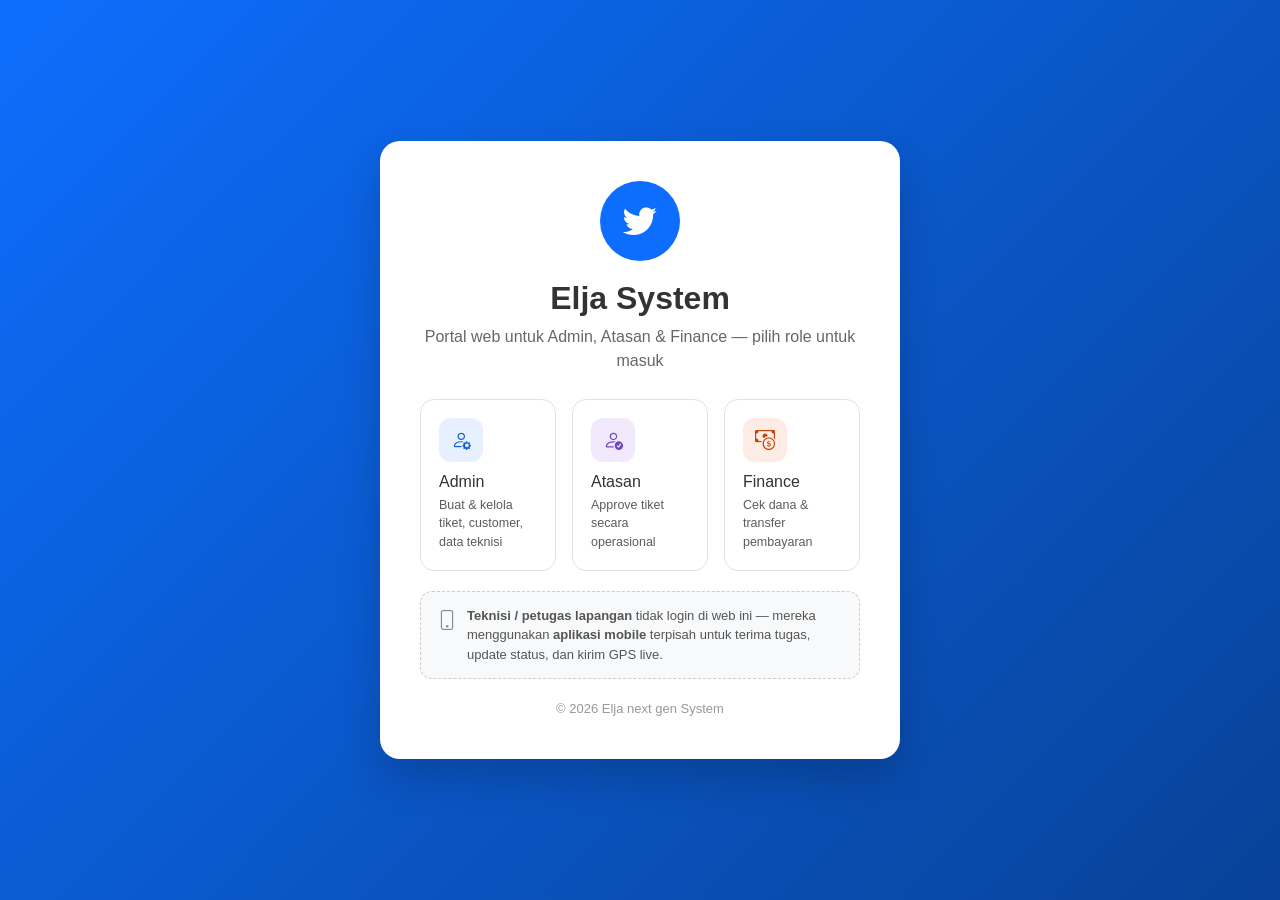
<file: index.html>
<!DOCTYPE html>
<html lang="id">
<head>
    <meta charset="UTF-8">
    <meta name="viewport" content="width=device-width, initial-scale=1.0">
    <title>Elang Jawa System - Login</title>

    <link href="https://cdn.jsdelivr.net/npm/bootstrap@5.3.3/dist/css/bootstrap.min.css" rel="stylesheet">
    <link href="https://cdn.jsdelivr.net/npm/bootstrap-icons@1.11.3/font/bootstrap-icons.css" rel="stylesheet">
    <link rel="stylesheet" href="css/style.css">

    <style>
        .login-page{ display:flex; justify-content:center; align-items:center; padding:30px 15px; }
        .login-card{ width:520px; }
        .logo-circle{
            width:80px; height:80px; background:#0d6efd; color:#fff;
            border-radius:50%; display:flex; justify-content:center; align-items:center;
            margin:auto; font-size:34px;
        }
        h2{ margin-top:18px; text-align:center; font-weight:bold; }
        p.subtitle{ text-align:center; color:#666; margin-bottom:26px; }
        .role-icon.blue{ background:#e7f0ff; color:#0b5ed7; }
        .role-icon.purple{ background:#f1e9fb; color:#6f42c1; }
        .role-icon.orange{ background:#fdece3; color:#c1440e; }
        .mobile-note{
            margin-top:20px; padding:14px 16px; border-radius:12px;
            background:#f8f9fa; border:1px dashed #ccc; font-size:13px; color:#555;
            display:flex; gap:10px; align-items:flex-start;
        }
        .mobile-note i{ font-size:20px; color:#888; }
        .footer{ margin-top:20px; text-align:center; color:#999; font-size:13px; }
    </style>
</head>
<body class="login-page">

<div class="login-card">

    <div class="logo-circle"><i class="bi bi-twitter"></i></div>
    <h2>Elja System</h2>
    <p class="subtitle">Portal web untuk Admin, Atasan &amp; Finance &mdash; pilih role untuk masuk</p>

    <div class="row g-3">

        <div class="col-md-4">
            <div class="role-card h-100" onclick="loginAs('admin')">
                <div class="role-icon blue"><i class="bi bi-person-gear"></i></div>
                <h6 class="mb-1">Admin</h6>
                <div class="text-muted" style="font-size:12.5px;">Buat &amp; kelola tiket, customer, data teknisi</div>
            </div>
        </div>

        <div class="col-md-4">
            <div class="role-card h-100" onclick="loginAs('atasan')">
                <div class="role-icon purple"><i class="bi bi-person-check"></i></div>
                <h6 class="mb-1">Atasan</h6>
                <div class="text-muted" style="font-size:12.5px;">Approve tiket secara operasional</div>
            </div>
        </div>

        <div class="col-md-4">
            <div class="role-card h-100" onclick="loginAs('finance')">
                <div class="role-icon orange"><i class="bi bi-cash-coin"></i></div>
                <h6 class="mb-1">Finance</h6>
                <div class="text-muted" style="font-size:12.5px;">Cek dana &amp; transfer pembayaran</div>
            </div>
        </div>

    </div>

    <div class="mobile-note">
        <i class="bi bi-phone"></i>
        <div>
            <b>Teknisi / petugas lapangan</b> tidak login di web ini &mdash; mereka menggunakan
            <b>aplikasi mobile</b> terpisah untuk terima tugas, update status, dan kirim GPS live.
        </div>
    </div>

    <div class="footer">© 2026 Elja next gen System</div>

</div>

<script src="https://cdn.jsdelivr.net/npm/bootstrap@5.3.3/dist/js/bootstrap.bundle.min.js"></script>
<script src="js/app.js"></script>

</body>
</html>
</file>
<file: css/style.css>
/* =====================================================
   MAINTENANCE SYSTEM
   style.css
===================================================== */

*{
    margin:0;
    padding:0;
    box-sizing:border-box;
}

:root{

    --primary:#0d6efd;
    --success:#198754;
    --danger:#dc3545;
    --warning:#ffc107;
    --dark:#212529;
    --light:#f8f9fa;
    --border:#dee2e6;
    --sidebar:#0b5ed7;
    --hover:#0a58ca;

}

body{

    background:#f4f6f9;
    font-family:"Segoe UI",sans-serif;
    color:#333;

}

/* ======================
SIDEBAR
====================== */

.sidebar{

    position:fixed;
    left:0;
    top:0;

    width:250px;
    height:100vh;

    background:var(--sidebar);

    overflow-y:auto;

    color:#fff;

    transition:.3s;

    z-index:1000;

}

.logo{

    height:70px;

    display:flex;

    justify-content:center;

    align-items:center;

    font-size:24px;

    font-weight:bold;

    border-bottom:1px solid rgba(255,255,255,.15);

}

.logo i{

    margin-right:10px;

}

.sidebar a{

    display:block;

    color:white;

    text-decoration:none;

    padding:14px 22px;

    transition:.25s;

    font-size:15px;

}

.sidebar a:hover{

    background:rgba(255,255,255,.12);

}

.sidebar a.active{

    background:white;

    color:var(--primary);

    font-weight:bold;

}

/* ======================
CONTENT
====================== */

.content{

    margin-left:250px;

    min-height:100vh;

}

/* ======================
NAVBAR
====================== */

.navbar{

    height:70px;

    padding-left:25px;

    padding-right:25px;

}

/* ======================
CARD
====================== */

.card{

    border:none;

    border-radius:14px;

}

.card-header{

    font-weight:600;

}

.shadow-sm{

    box-shadow:0 8px 18px rgba(0,0,0,.05)!important;

}

/* ======================
TABLE
====================== */

.table{

    margin-bottom:0;

}

.table th{

    white-space:nowrap;

}

.table td{

    vertical-align:middle;

}

/* ======================
BUTTON
====================== */

.btn{

    border-radius:8px;

}

.btn-primary{

    background:var(--primary);

}

.btn-success{

    background:var(--success);

}

.btn-danger{

    background:var(--danger);

}

.btn-warning{

    color:#222;

}

/* ======================
FORM
====================== */

.form-control,

.form-select{

    border-radius:8px;

    min-height:45px;

}

textarea.form-control{

    min-height:120px;

}

/* ======================
BADGE
====================== */

.badge{

    padding:8px 12px;

    font-size:12px;

}

/* ======================
STAT CARD
====================== */

.stat-card{

    color:white;

    border-radius:15px;

    padding:20px;

}

.stat-card h2{

    font-size:34px;

    margin-bottom:5px;

}

.bg-blue{

    background:#0d6efd;

}

.bg-green{

    background:#198754;

}

.bg-orange{

    background:#fd7e14;

}

.bg-red{

    background:#dc3545;

}

/* ======================
TIMELINE
====================== */

.timeline{

    position:relative;

    margin-left:20px;

}

.timeline::before{

    content:"";

    position:absolute;

    left:8px;

    top:0;

    width:3px;

    height:100%;

    background:#ddd;

}

.timeline-item{

    position:relative;

    padding-left:35px;

    margin-bottom:25px;

}

.timeline-item::before{

    content:"";

    width:15px;

    height:15px;

    border-radius:50%;

    background:var(--primary);

    position:absolute;

    left:2px;

    top:5px;

}

.timeline-title{

    font-weight:bold;

}

.timeline-date{

    color:#888;

    font-size:13px;

}

/* ======================
PROFILE
====================== */

.profile-photo{

    width:150px;

    height:150px;

    border-radius:50%;

    object-fit:cover;

    border:5px solid #eee;

}

/* ======================
LOGIN
====================== */

.login-page{

    background:linear-gradient(135deg,#0d6efd,#084298);

    min-height:100vh;

    display:flex;

    justify-content:center;

    align-items:center;

}

.login-card{

    width:430px;

    background:white;

    border-radius:20px;

    padding:40px;

    box-shadow:0 20px 40px rgba(0,0,0,.18);

}


/* ======================
SIDEBAR BADGE
====================== */

.sidebar a{
    display:flex;
    align-items:center;
    justify-content:space-between;
}

.sidebar a .nav-label{
    display:flex;
    align-items:center;
    gap:10px;
}

.nav-count{
    background:#ff4d4f;
    color:#fff;
    font-size:11px;
    font-weight:700;
    min-width:20px;
    height:20px;
    border-radius:10px;
    display:flex;
    align-items:center;
    justify-content:center;
    padding:0 6px;
}

/* ======================
SECTION HEADER
====================== */

.section-title{
    display:flex;
    align-items:center;
    gap:10px;
    margin:34px 0 16px;
}

.section-title .num{
    width:30px;
    height:30px;
    border-radius:8px;
    background:var(--primary);
    color:#fff;
    display:flex;
    align-items:center;
    justify-content:center;
    font-weight:700;
    font-size:14px;
    flex-shrink:0;
}

.section-title h5{
    margin:0;
    font-weight:700;
}

.section-title span.sub{
    display:block;
    font-size:12.5px;
    color:#888;
    font-weight:400;
}

/* ======================
KPI CARD
====================== */

.kpi-card{
    color:#fff;
    border-radius:16px;
    padding:20px 22px;
    position:relative;
    overflow:hidden;
    min-height:110px;
}

.kpi-card .kpi-icon{
    position:absolute;
    right:14px;
    top:14px;
    font-size:34px;
    opacity:.28;
}

.kpi-card h2{
    font-size:30px;
    font-weight:700;
    margin-bottom:2px;
}

.kpi-card .kpi-label{
    font-size:13px;
    opacity:.92;
}

.kpi-card .kpi-sub{
    font-size:11.5px;
    opacity:.8;
    margin-top:6px;
}

/* ======================
LIVE / STATUS DOT
====================== */

.dot{
    width:9px;
    height:9px;
    border-radius:50%;
    display:inline-block;
    margin-right:6px;
}

.dot-green{ background:#20c997; animation:pulse 1.8s infinite; }
.dot-orange{ background:#fd7e14; }
.dot-grey{ background:#adb5bd; }

@keyframes pulse{
    0%{ box-shadow:0 0 0 0 rgba(32,201,151,.55); }
    70%{ box-shadow:0 0 0 7px rgba(32,201,151,0); }
    100%{ box-shadow:0 0 0 0 rgba(32,201,151,0); }
}

/* ======================
TECH ONLINE LIST
====================== */

.tech-item{
    display:flex;
    align-items:center;
    justify-content:space-between;
    padding:11px 4px;
    border-bottom:1px solid #f0f1f4;
}

.tech-item:last-child{ border-bottom:none; }

.tech-avatar{
    width:38px;
    height:38px;
    border-radius:50%;
    object-fit:cover;
    margin-right:10px;
}

.tech-name{ font-weight:600; font-size:14px; }

.tech-meta{ font-size:12px; color:#888; }

/* ======================
MAP
====================== */

#teknisiMap{
    height:340px;
    border-radius:12px;
    z-index:1;
}

.map-legend{
    display:flex;
    gap:16px;
    flex-wrap:wrap;
    font-size:12.5px;
    color:#555;
    margin-top:10px;
}

/* ======================
CHART CARD
====================== */

.chart-card canvas{ max-height:260px; }

.chart-card .card-header{
    display:flex;
    justify-content:space-between;
    align-items:center;
}

.mini-stat{ text-align:center; }

.mini-stat h4{ margin-bottom:0; font-weight:700; }

.mini-stat span{ font-size:12px; color:#888; }


/* ======================
ROLE PILL
====================== */

.role-pill{
    display:inline-block;
    padding:4px 12px;
    border-radius:20px;
    font-size:11.5px;
    font-weight:700;
    letter-spacing:.2px;
}

.role-admin{ background:#e7f0ff; color:#0b5ed7; }
.role-atasan{ background:#f1e9fb; color:#6f42c1; }
.role-finance{ background:#fdece3; color:#c1440e; }

.sidebar-role{
    padding:12px 22px 4px;
}

/* ======================
LOGIN ROLE PICKER
====================== */

.role-card{
    border:1px solid var(--border);
    border-radius:14px;
    padding:18px;
    cursor:pointer;
    transition:.2s;
    text-align:left;
    background:#fff;
}

.role-card:hover{
    border-color:var(--primary);
    box-shadow:0 8px 18px rgba(13,110,253,.12);
    transform:translateY(-2px);
}

.role-card .role-icon{
    width:44px;
    height:44px;
    border-radius:12px;
    display:flex;
    align-items:center;
    justify-content:center;
    font-size:20px;
    margin-bottom:10px;
}

/* ======================
STATUS PILLS (ticket lifecycle)
====================== */

.badge-purple{ background:#6f42c1; color:#fff; }
.badge-teal{ background:#0f9d78; color:#fff; }
.badge-navy{ background:#0b5ed7; color:#fff; }

/* ======================
ACCESS DENIED / EMPTY STATE
====================== */

.empty-state{
    text-align:center;
    padding:50px 20px;
    color:#888;
}

.empty-state i{
    font-size:40px;
    display:block;
    margin-bottom:12px;
    opacity:.5;
}

/* ======================
RESPONSIVE
====================== */

@media(max-width:992px){

.sidebar{

    width:220px;

}

.content{

    margin-left:220px;

}

}

@media(max-width:768px){

.sidebar{

    position:relative;

    width:100%;

    height:auto;

}

.content{

    margin-left:0;

}

.navbar{

    height:auto;

    padding:15px;

}

.card{

    margin-bottom:20px;

}

.table{

    font-size:13px;

}

#teknisiMap{
    height:220px;
}

.kpi-card{
    min-height:auto;
}

.section-title{
    margin:24px 0 12px;
}

}
</file>
